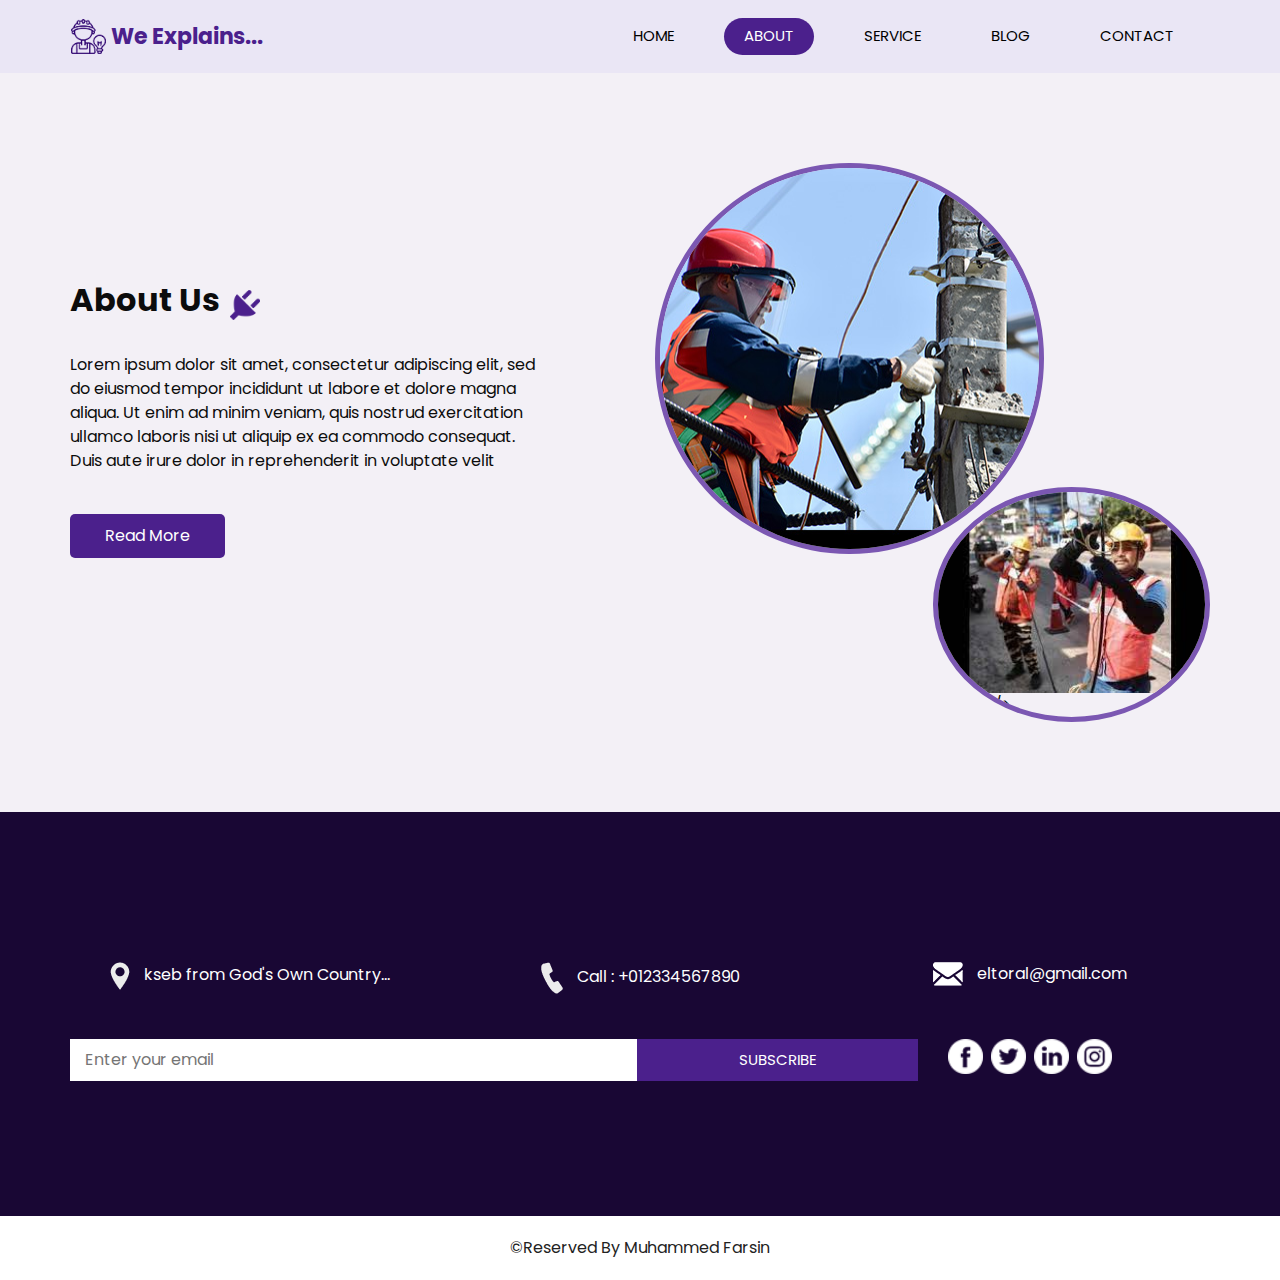
<file: about.html>
<!DOCTYPE html>
<html>

<head>
  
  <meta charset="utf-8" />
  <meta http-equiv="X-UA-Compatible" content="IE=edge" />
 
  <meta name="viewport" content="width=device-width, initial-scale=1, shrink-to-fit=no" />
 
  <meta name="keywords" content="" />
  <meta name="description" content="" />
  <meta name="author" content="" />

  <title>Electrochip</title>

 
  <link rel="stylesheet" type="text/css" href="https://cdnjs.cloudflare.com/ajax/libs/OwlCarousel2/2.1.3/assets/owl.carousel.min.css" />

 
  <link rel="stylesheet" type="text/css" href="css/bootstrap.css" />

 
  <link href="https://fonts.googleapis.com/css?family=Poppins:400,600,700&display=swap" rel="stylesheet">
 
  <link href="css/style.css" rel="stylesheet" />
 
  <link href="css/responsive.css" rel="stylesheet" />
</head>

<body class="sub_page">

  <div class="hero_area">
   
    <header class="header_section">
      <div class="container">
        <nav class="navbar navbar-expand-lg custom_nav-container ">
          <a class="navbar-brand" href="index.html">
            <img src="images/logo.png" alt="">
            <span>
              We Explains...
            </span>
          </a>
          <button class="navbar-toggler" type="button" data-toggle="collapse" data-target="#navbarSupportedContent" aria-controls="navbarSupportedContent" aria-expanded="false" aria-label="Toggle navigation">
            <span class="s-1"> </span>
            <span class="s-2"> </span>
            <span class="s-3"> </span>
          </button>

          <div class="collapse navbar-collapse" id="navbarSupportedContent">
            <div class="d-flex ml-auto flex-column flex-lg-row align-items-center">
              <ul class="navbar-nav  ">
                <li class="nav-item ">
                  <a class="nav-link" href="index.html">Home <span class="sr-only">(current)</span></a>
                </li>
                <li class="nav-item active">
                  <a class="nav-link" href="about.html"> About</a>
                </li>
                <li class="nav-item">
                  <a class="nav-link" href="service.html"> Service </a>
                </li>
                <li class="nav-item">
                  <a class="nav-link" href="blog.html"> Blog </a>
                </li>
                <li class="nav-item">
                  <a class="nav-link" href="contact.html">Contact </a>
                </li>
              </ul>
            </div>
          </div>
        </nav>
      </div>
    </header>
   
  </div>



  
  <section class="about_section layout_padding">
    <div class="container">
      <div class="row">
        <div class="col-md-6">
          <div class="detail-box">
            <div class="heading_container">
              <h2>
                About Us
              </h2>
              <img src="images/plug.png" alt="">
            </div>
            <p>
              Lorem ipsum dolor sit amet, consectetur adipiscing elit, sed do
              eiusmod tempor incididunt ut labore et dolore magna aliqua. Ut
              enim ad minim veniam, quis nostrud exercitation ullamco laboris
              nisi ut aliquip ex ea commodo consequat. Duis aute irure dolor
              in reprehenderit in voluptate velit
            </p>
            <a href="">
              Read More
            </a>
          </div>
        </div>
        <div class="col-md-6">
          <div class="img_container">
            <div class="img-box b1">
              <img src="images/about-img1.jpg" alt="" />
            </div>
            <div class="img-box b2">
              <img src="[data-uri]" alt="" />" alt="" />
            </div>
          </div>

        </div>

      </div>
    </div>
  </section>

 
  <section class="info_section layout_padding">
    <div class="container">
      <div class="info_contact">
        <div class="row">
          <div class="col-md-4">
            <a href="">
              <img src="images/location-white.png" alt="">
              <span>
                kseb from God's Own Country...
              </span>
            </a>
          </div>
          <div class="col-md-4">
            <a href="">
              <img src="images/telephone-white.png" alt="">
              <span>
                Call : +012334567890
              </span>
            </a>
          </div>
          <div class="col-md-4">
            <a href="">
              <img src="images/envelope-white.png" alt="">
              <span>
                eltoral@gmail.com
              </span>
            </a>
          </div>
        </div>
      </div>
      <div class="row">
        <div class="col-md-8 col-lg-9">
          <div class="info_form">
            <form action="">
              <input type="text" placeholder="Enter your email">
              <button>
                subscribe
              </button>
            </form>
          </div>
        </div>
        <div class="col-md-4 col-lg-3">
          <div class="info_social">
            <div>
              <a href="">
                <img src="images/fb.png" alt="">
              </a>
            </div>
            <div>
              <a href="">
                <img src="images/twitter.png" alt="">
              </a>
            </div>
            <div>
              <a href="">
                <img src="images/linkedin.png" alt="">
              </a>
            </div>
            <div>
              <a href="">
                <img src="images/instagram.png" alt="">
              </a>
            </div>
          </div>
        </div>
      </div>

    </div>
  </section>

  
  <footer class="container-fluid footer_section">
    <div class="container">
      <div class="row">
        <div class="col-lg-7 col-md-9 mx-auto">
          <p>
            &copy;Reserved By
            <a href="https://html.design/">Muhammed Farsin</a>
          </p>
        </div>
      </div>
    </div>
  </footer>
 

  <script src="js/jquery-3.4.1.min.js"></script>
  <script src="js/bootstrap.js"></script>

</body>

</html>
</file>
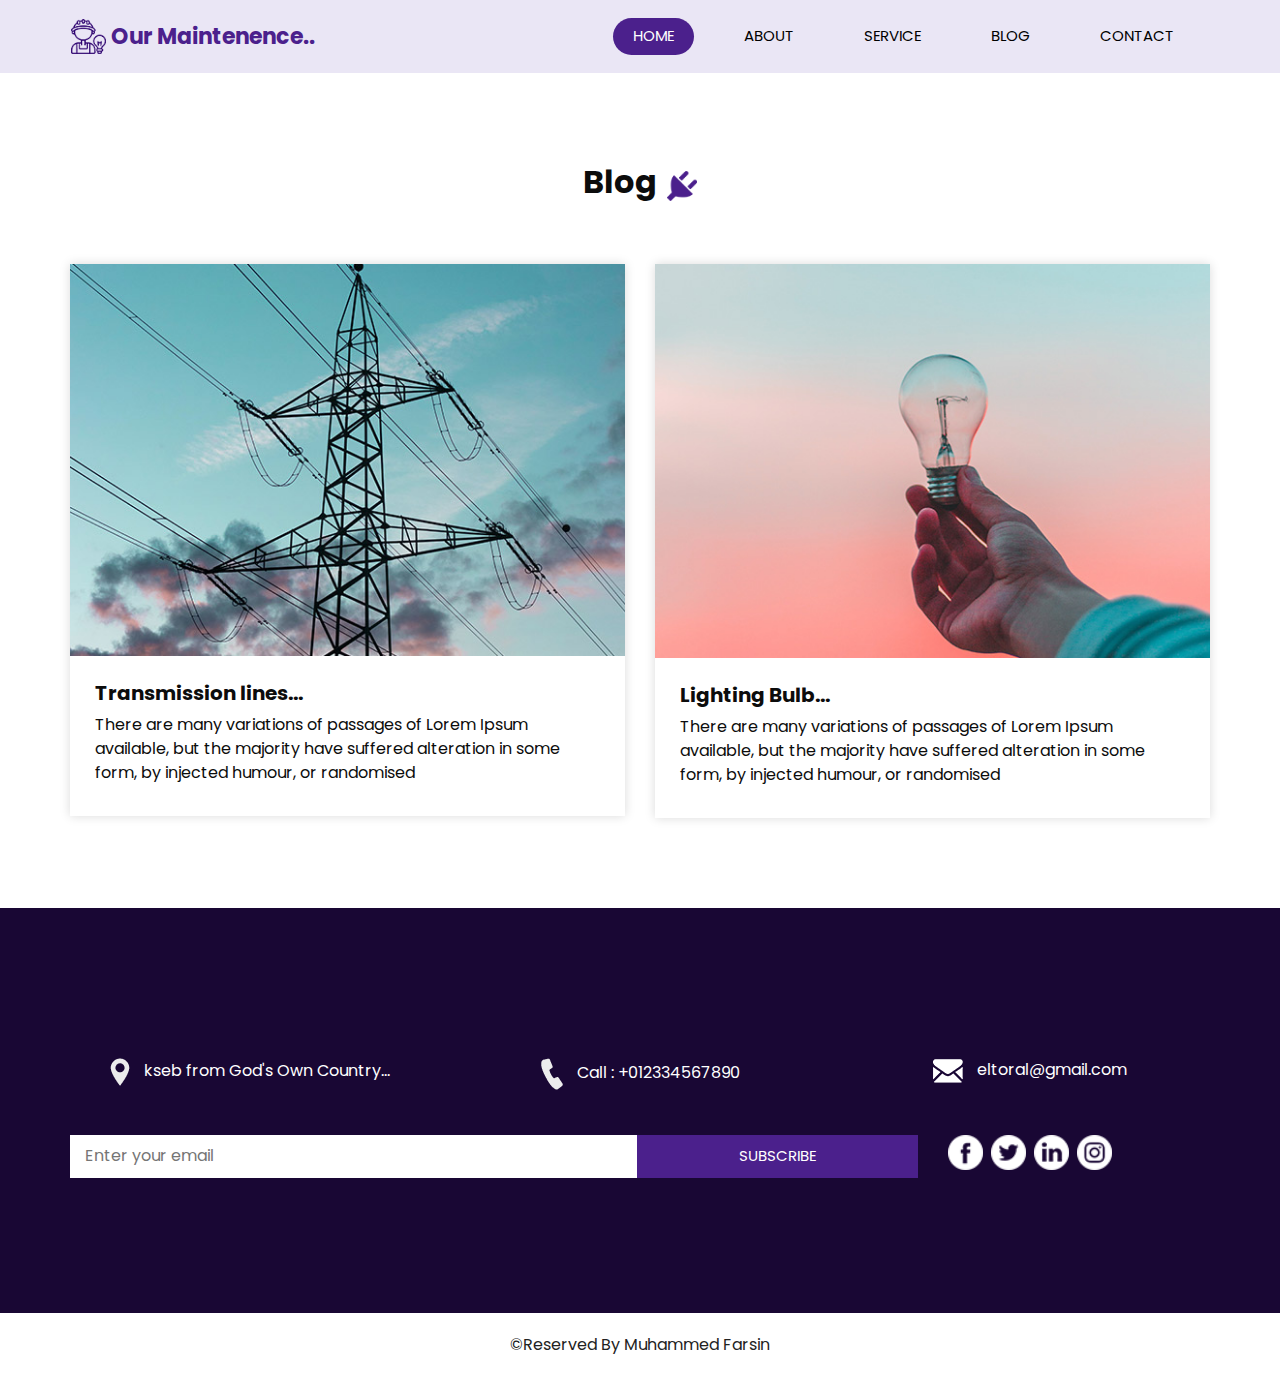
<file: blog.html>
<!DOCTYPE html>
<html>

<head>
 
  <meta charset="utf-8" />
  <meta http-equiv="X-UA-Compatible" content="IE=edge" />
 
  <meta name="viewport" content="width=device-width, initial-scale=1, shrink-to-fit=no" />
  
  <meta name="keywords" content="" />
  <meta name="description" content="" />
  <meta name="author" content="" />

  <title>Electrochip</title>

 
  <link rel="stylesheet" type="text/css" href="https://cdnjs.cloudflare.com/ajax/libs/OwlCarousel2/2.1.3/assets/owl.carousel.min.css" />

 
  <link rel="stylesheet" type="text/css" href="css/bootstrap.css" />

  
  <link href="https://fonts.googleapis.com/css?family=Poppins:400,600,700&display=swap" rel="stylesheet">
 
  <link href="css/style.css" rel="stylesheet" />
  
  <link href="css/responsive.css" rel="stylesheet" />
</head>

<body class="sub_page">

  <div class="hero_area">
   
    <header class="header_section">
      <div class="container">
        <nav class="navbar navbar-expand-lg custom_nav-container ">
          <a class="navbar-brand" href="index.html">
            <img src="images/logo.png" alt="">
            <span>
              Our Maintenence..
            </span>
          </a>
          <button class="navbar-toggler" type="button" data-toggle="collapse" data-target="#navbarSupportedContent" aria-controls="navbarSupportedContent" aria-expanded="false" aria-label="Toggle navigation">
            <span class="s-1"> </span>
            <span class="s-2"> </span>
            <span class="s-3"> </span>
          </button>

          <div class="collapse navbar-collapse" id="navbarSupportedContent">
            <div class="d-flex ml-auto flex-column flex-lg-row align-items-center">
              <ul class="navbar-nav  ">
                <li class="nav-item active">
                  <a class="nav-link" href="index.html">Home <span class="sr-only">(current)</span></a>
                </li>
                <li class="nav-item">
                  <a class="nav-link" href="about.html"> About</a>
                </li>
                <li class="nav-item">
                  <a class="nav-link" href="service.html"> Service </a>
                </li>
                <li class="nav-item">
                  <a class="nav-link" href="blog.html"> Blog </a>
                </li>
                <li class="nav-item">
                  <a class="nav-link" href="contact.html">Contact </a>
                </li>
              </ul>
            </div>
          </div>
        </nav>
      </div>
    </header>
   
  </div>




 

  <section class="blog_section layout_padding">
    <div class="container">
      <div class="heading_container">
        <h2>
          Blog
        </h2>
        <img src="images/plug.png" alt="">
      </div>
      <div class="row">
        <div class="col-md-6">
          <div class="box">
            <div class="img-box">
              <img src="images/blog1.jpg" alt="">
            </div>
            <div class="detail-box">
              <h5>
                Transmission lines...
              </h5>
              <p>
                There are many variations of passages of Lorem Ipsum available, but the majority have suffered alteration in some form, by injected humour, or randomised
              </p>
            </div>
          </div>
        </div>
        <div class="col-md-6">
          <div class="box">
            <div class="img-box">
              <img src="images/blog2.jpg" alt="">
            </div>
            <div class="detail-box">
              <h5>
                Lighting Bulb...
              </h5>
              <p>
                There are many variations of passages of Lorem Ipsum available, but the majority have suffered alteration in some form, by injected humour, or randomised
              </p>
            </div>
          </div>
        </div>
      </div>
    </div>
  </section>

 

  <section class="info_section layout_padding">
    <div class="container">
      <div class="info_contact">
        <div class="row">
          <div class="col-md-4">
            <a href="">
              <img src="images/location-white.png" alt="">
              <span>
                kseb from God's Own Country...
              </span>
            </a>
          </div>
          <div class="col-md-4">
            <a href="">
              <img src="images/telephone-white.png" alt="">
              <span>
                Call : +012334567890
              </span>
            </a>
          </div>
          <div class="col-md-4">
            <a href="">
              <img src="images/envelope-white.png" alt="">
              <span>
                eltoral@gmail.com
              </span>
            </a>
          </div>
        </div>
      </div>
      <div class="row">
        <div class="col-md-8 col-lg-9">
          <div class="info_form">
            <form action="">
              <input type="text" placeholder="Enter your email">
              <button>
                subscribe
              </button>
            </form>
          </div>
        </div>
        <div class="col-md-4 col-lg-3">
          <div class="info_social">
            <div>
              <a href="">
                <img src="images/fb.png" alt="">
              </a>
            </div>
            <div>
              <a href="">
                <img src="images/twitter.png" alt="">
              </a>
            </div>
            <div>
              <a href="">
                <img src="images/linkedin.png" alt="">
              </a>
            </div>
            <div>
              <a href="">
                <img src="images/instagram.png" alt="">
              </a>
            </div>
          </div>
        </div>
      </div>

    </div>
  </section>

  
  <footer class="container-fluid footer_section">
    <div class="container">
      <div class="row">
        <div class="col-lg-7 col-md-9 mx-auto">
          <p>
            &copy;Reserved By
            <a href="https://html.design/">Muhammed Farsin</a>
          </p>
        </div>
      </div>
    </div>
  </footer>

  <script src="js/jquery-3.4.1.min.js"></script>
  <script src="js/bootstrap.js"></script>

</body>

</html>
</file>
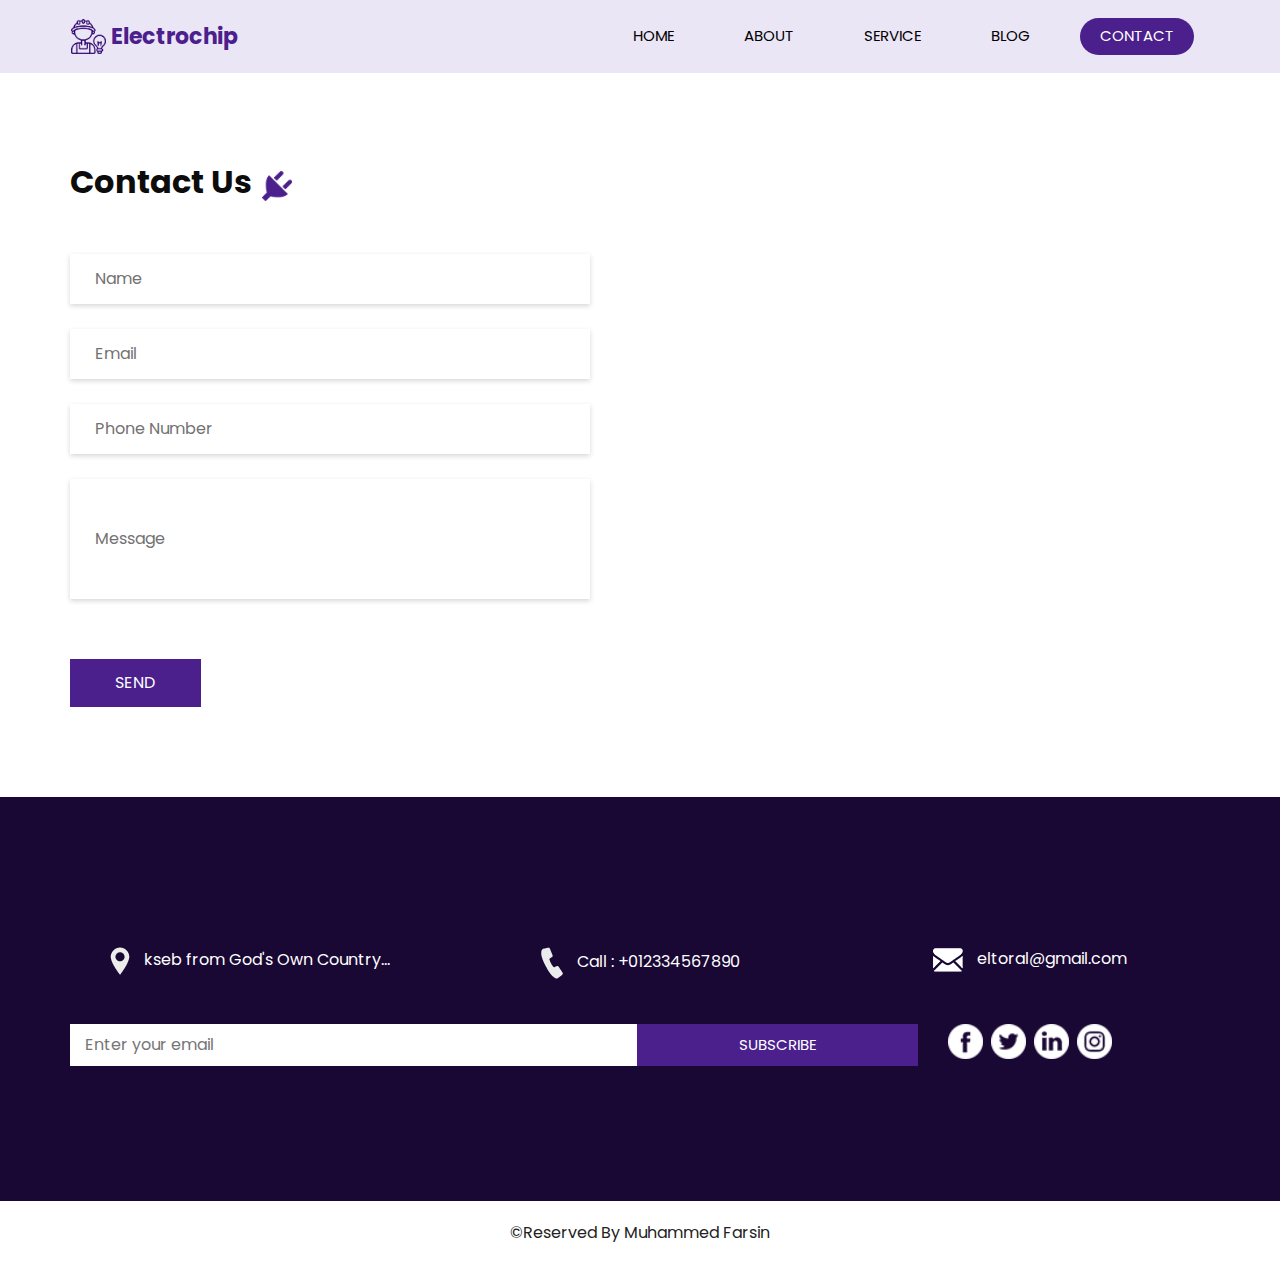
<file: contact.html>
<!DOCTYPE html>
<html>

<head>
  
  <meta charset="utf-8" />
  <meta http-equiv="X-UA-Compatible" content="IE=edge" />
  
  <meta name="viewport" content="width=device-width, initial-scale=1, shrink-to-fit=no" />
 
  <meta name="keywords" content="" />
  <meta name="description" content="" />
  <meta name="author" content="" />

  <title>Electrochip</title>

 
  <link rel="stylesheet" type="text/css" href="https://cdnjs.cloudflare.com/ajax/libs/OwlCarousel2/2.1.3/assets/owl.carousel.min.css" />

 
  <link rel="stylesheet" type="text/css" href="css/bootstrap.css" />

 
  <link href="https://fonts.googleapis.com/css?family=Poppins:400,600,700&display=swap" rel="stylesheet">
 
  <link href="css/style.css" rel="stylesheet" />
 
  <link href="css/responsive.css" rel="stylesheet" />
</head>

<body class="sub_page">

  <div class="hero_area">
   
    <header class="header_section">
      <div class="container">
        <nav class="navbar navbar-expand-lg custom_nav-container ">
          <a class="navbar-brand" href="index.html">
            <img src="images/logo.png" alt="">
            <span>
              Electrochip
            </span>
          </a>
          <button class="navbar-toggler" type="button" data-toggle="collapse" data-target="#navbarSupportedContent" aria-controls="navbarSupportedContent" aria-expanded="false" aria-label="Toggle navigation">
            <span class="s-1"> </span>
            <span class="s-2"> </span>
            <span class="s-3"> </span>
          </button>

          <div class="collapse navbar-collapse" id="navbarSupportedContent">
            <div class="d-flex ml-auto flex-column flex-lg-row align-items-center">
              <ul class="navbar-nav  ">
                <li class="nav-item ">
                  <a class="nav-link" href="index.html">Home <span class="sr-only">(current)</span></a>
                </li>
                <li class="nav-item">
                  <a class="nav-link" href="about.html"> About</a>
                </li>
                <li class="nav-item">
                  <a class="nav-link" href="service.html"> Service </a>
                </li>
                <li class="nav-item">
                  <a class="nav-link" href="blog.html"> Blog </a>
                </li>
                <li class="nav-item active">
                  <a class="nav-link" href="contact.html">Contact </a>
                </li>
              </ul>
            </div>
          </div>
        </nav>
      </div>
    </header>
   
  </div>


 
  <section class="contact_section layout_padding">
    <div class="container ">
      <div class="heading_container">
        <h2>
          Contact Us
        </h2>
        <img src="images/plug.png" alt="">
      </div>
    </div>
    <div class="container">
      <div class="row">
        <div class="col-md-6">
          <form action="">
            <div>
              <input type="text" placeholder="Name" required />
            </div>
            <div>
              <input type="email" placeholder="Email"required />
            </div>
            <div>
              <input type="text" placeholder="Phone Number" required/>
            </div>
            <div>
              <input type="text" class="message-box" placeholder="Message" required />
            </div>
            <div class="d-flex ">
              <button>
                SEND
              </button>
            </div>
          </form>
        </div>
        
      </div>
    </div>
  </section>



  <section class="info_section layout_padding">
    <div class="container">
      <div class="info_contact">
        <div class="row">
          <div class="col-md-4">
            <a href="">
              <img src="images/location-white.png" alt="">
              <span>
                kseb from God's Own Country...
              </span>
            </a>
          </div>
          <div class="col-md-4">
            <a href="">
              <img src="images/telephone-white.png" alt="">
              <span>
                Call : +012334567890
              </span>
            </a>
          </div>
          <div class="col-md-4">
            <a href="">
              <img src="images/envelope-white.png" alt="">
              <span>
                eltoral@gmail.com
              </span>
            </a>
          </div>
        </div>
      </div>
      <div class="row">
        <div class="col-md-8 col-lg-9">
          <div class="info_form">
            <form action="">
              <input type="text" placeholder="Enter your email">
              <button>
                subscribe
              </button>
            </form>
          </div>
        </div>
        <div class="col-md-4 col-lg-3">
          <div class="info_social">
            <div>
              <a href="">
                <img src="images/fb.png" alt="">
              </a>
            </div>
            <div>
              <a href="">
                <img src="images/twitter.png" alt="">
              </a>
            </div>
            <div>
              <a href="">
                <img src="images/linkedin.png" alt="">
              </a>
            </div>
            <div>
              <a href="">
                <img src="images/instagram.png" alt="">
              </a>
            </div>
          </div>
        </div>
      </div>

    </div>
  </section>

  
  <footer class="container-fluid footer_section">
    <div class="container">
      <div class="row">
        <div class="col-lg-7 col-md-9 mx-auto">
          <p>
            &copy;Reserved By
            <a href="https://html.design/">Muhammed Farsin</a>
          </p>
        </div>
      </div>
    </div>
  </footer>
 


  <script src="js/jquery-3.4.1.min.js"></script>
  <script src="js/bootstrap.js"></script>

</body>

</html>
</file>
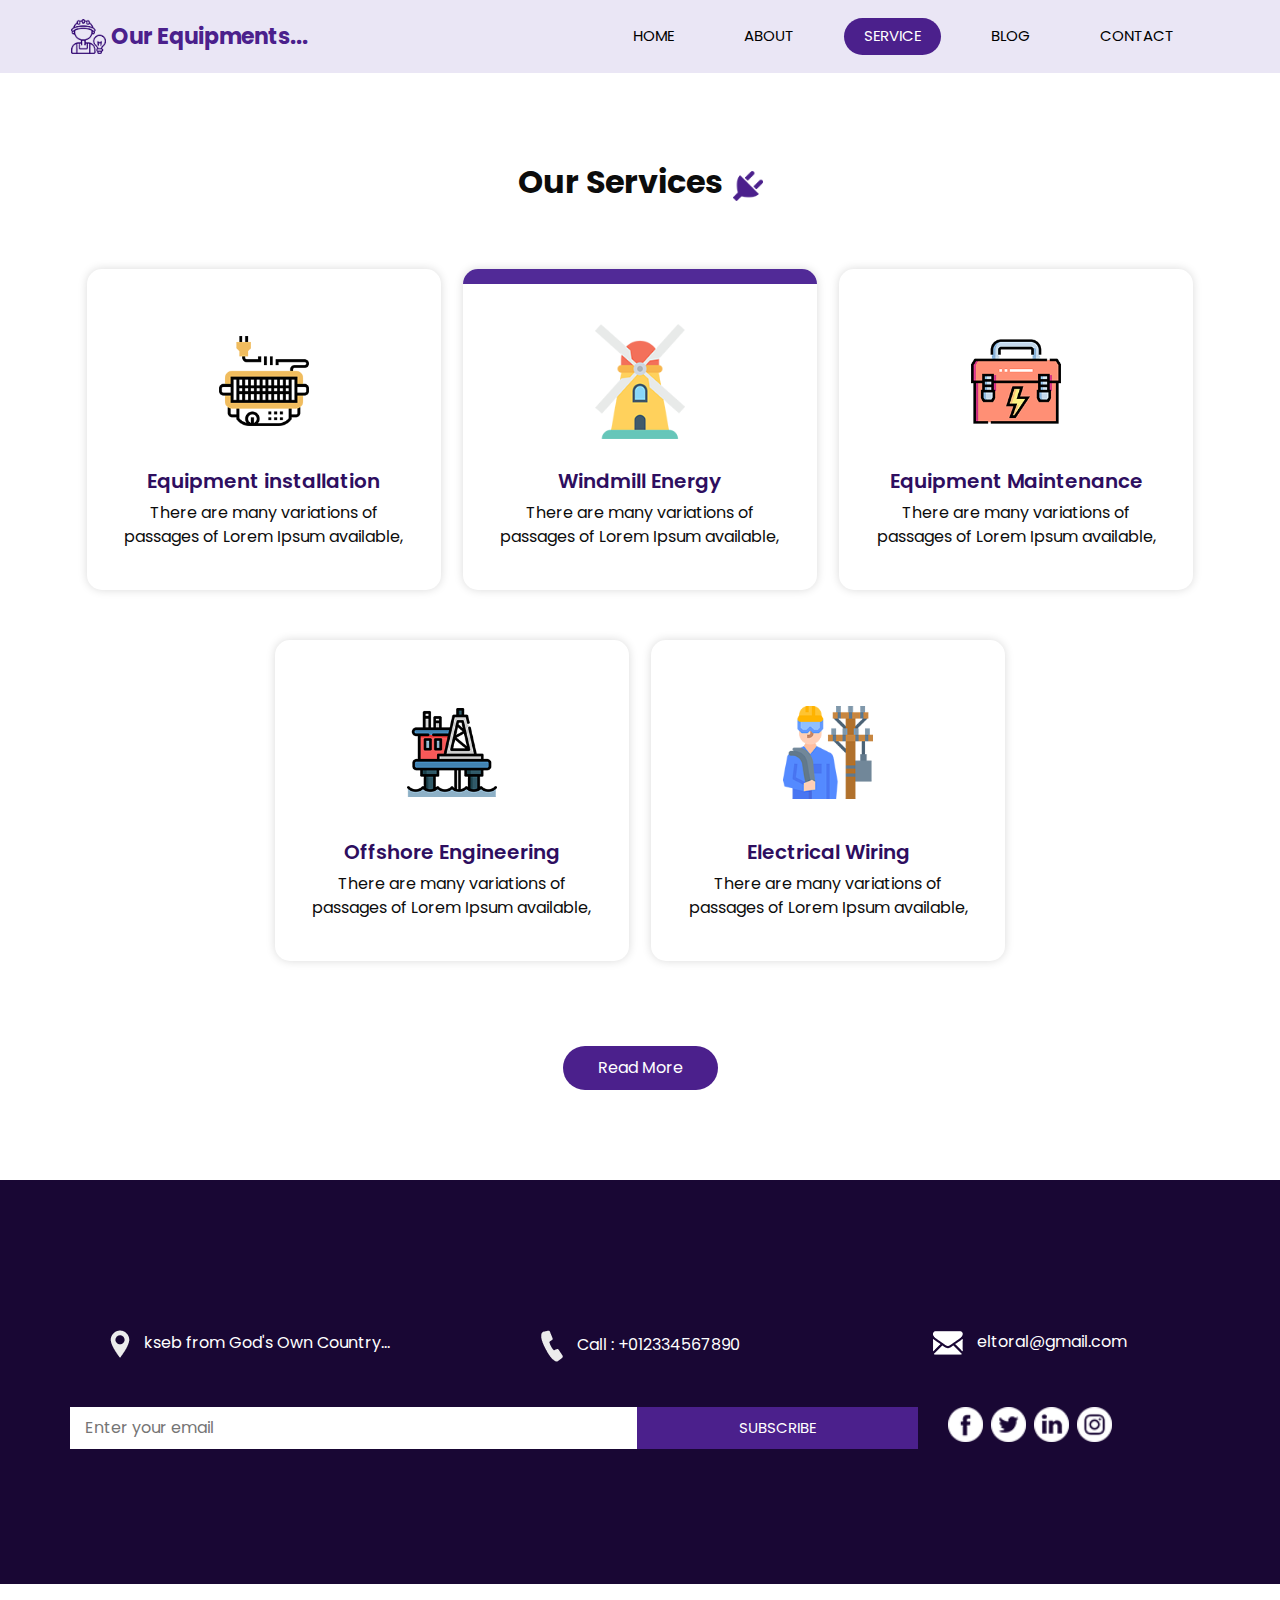
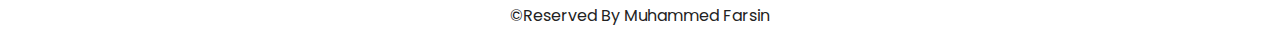
<file: service.html>
<!DOCTYPE html>
<html>

<head>
 
  <meta charset="utf-8" />
  <meta http-equiv="X-UA-Compatible" content="IE=edge" />
 
  <meta name="viewport" content="width=device-width, initial-scale=1, shrink-to-fit=no" />
 
  <meta name="keywords" content="" />
  <meta name="description" content="" />
  <meta name="author" content="" />

  <title>Electrochip</title>

  
  <link rel="stylesheet" type="text/css" href="https://cdnjs.cloudflare.com/ajax/libs/OwlCarousel2/2.1.3/assets/owl.carousel.min.css" />

 
  <link rel="stylesheet" type="text/css" href="css/bootstrap.css" />

 
  <link href="https://fonts.googleapis.com/css?family=Poppins:400,600,700&display=swap" rel="stylesheet">
 
  <link href="css/style.css" rel="stylesheet" />
 
  <link href="css/responsive.css" rel="stylesheet" />
</head>

<body class="sub_page">

  <div class="hero_area">
    
    <header class="header_section">
      <div class="container">
        <nav class="navbar navbar-expand-lg custom_nav-container ">
          <a class="navbar-brand" href="index.html">
            <img src="images/logo.png" alt="">
            <span>
              Our Equipments...
            </span>
          </a>
          <button class="navbar-toggler" type="button" data-toggle="collapse" data-target="#navbarSupportedContent" aria-controls="navbarSupportedContent" aria-expanded="false" aria-label="Toggle navigation">
            <span class="s-1"> </span>
            <span class="s-2"> </span>
            <span class="s-3"> </span>
          </button>

          <div class="collapse navbar-collapse" id="navbarSupportedContent">
            <div class="d-flex ml-auto flex-column flex-lg-row align-items-center">
              <ul class="navbar-nav  ">
                <li class="nav-item ">
                  <a class="nav-link" href="index.html">Home <span class="sr-only">(current)</span></a>
                </li>
                <li class="nav-item">
                  <a class="nav-link" href="about.html"> About</a>
                </li>
                <li class="nav-item active">
                  <a class="nav-link" href="service.html"> Service </a>
                </li>
                <li class="nav-item">
                  <a class="nav-link" href="blog.html"> Blog </a>
                </li>
                <li class="nav-item">
                  <a class="nav-link" href="contact.html">Contact </a>
                </li>
              </ul>
            </div>
          </div>
        </nav>
      </div>
    </header>
   
  </div>


 
  <section class="service_section layout_padding">
    <div class="container">
      <div class="heading_container">
        <h2>
          Our Services
        </h2>
        <img src="images/plug.png" alt="">
      </div>

      <div class="service_container">
        <div class="box">
          <div class="img-box">
            <img src="images/s1.png" class="img1" alt="">
          </div>
          <div class="detail-box">
            <h5>
              Equipment installation
            </h5>
            <p>
              There are many variations of passages of Lorem Ipsum available,
            </p>
          </div>
        </div>
        <div class="box active">
          <div class="img-box">
            <img src="images/s2.png" class="img1" alt="">
          </div>
          <div class="detail-box">
            <h5>
              Windmill Energy
            </h5>
            <p>
              There are many variations of passages of Lorem Ipsum available,
            </p>
          </div>
        </div>
        <div class="box">
          <div class="img-box">
            <img src="images/s3.png" class="img1" alt="">
          </div>
          <div class="detail-box">
            <h5>
              Equipment Maintenance
            </h5>
            <p>
              There are many variations of passages of Lorem Ipsum available,
            </p>
          </div>
        </div>
        <div class="box ">
          <div class="img-box">
            <img src="images/s4.png" class="img1" alt="">
          </div>
          <div class="detail-box">
            <h5>
              Offshore Engineering
            </h5>
            <p>
              There are many variations of passages of Lorem Ipsum available,
            </p>
          </div>
        </div>
        <div class="box">
          <div class="img-box">
            <img src="images/s5.png" class="img1" alt="">
          </div>
          <div class="detail-box">
            <h5>
              Electrical Wiring
            </h5>
            <p>
              There are many variations of passages of Lorem Ipsum available,
            </p>
          </div>
        </div>
      </div>
      <div class="btn-box">
        <a href="">
          Read More
        </a>
      </div>
    </div>
  </section>
  
  <section class="info_section layout_padding">
    <div class="container">
      <div class="info_contact">
        <div class="row">
          <div class="col-md-4">
            <a href="">
              <img src="images/location-white.png" alt="">
              <span>
                kseb from God's Own Country...
              </span>
            </a>
          </div>
          <div class="col-md-4">
            <a href="">
              <img src="images/telephone-white.png" alt="">
              <span>
                Call : +012334567890
              </span>
            </a>
          </div>
          <div class="col-md-4">
            <a href="">
              <img src="images/envelope-white.png" alt="">
              <span>
                eltoral@gmail.com
              </span>
            </a>
          </div>
        </div>
      </div>
      <div class="row">
        <div class="col-md-8 col-lg-9">
          <div class="info_form">
            <form action="">
              <input type="text" placeholder="Enter your email">
              <button>
                subscribe
              </button>
            </form>
          </div>
        </div>
        <div class="col-md-4 col-lg-3">
          <div class="info_social">
            <div>
              <a href="">
                <img src="images/fb.png" alt="">
              </a>
            </div>
            <div>
              <a href="">
                <img src="images/twitter.png" alt="">
              </a>
            </div>
            <div>
              <a href="">
                <img src="images/linkedin.png" alt="">
              </a>
            </div>
            <div>
              <a href="">
                <img src="images/instagram.png" alt="">
              </a>
            </div>
          </div>
        </div>
      </div>

    </div>
  </section>

  
  <footer class="container-fluid footer_section">
    <div class="container">
      <div class="row">
        <div class="col-lg-7 col-md-9 mx-auto">
          <p>
            &copy;Reserved By
            <a href="https://html.design/">Muhammed Farsin</a>
          </p>
        </div>
      </div>
    </div>
  </footer>


  <script src="js/jquery-3.4.1.min.js"></script>
  <script src="js/bootstrap.js"></script>


</body>

</html>
</file>
<file: css/style.css>
body {
  font-family: "Poppins", sans-serif;
  color: #0c0c0c;
  background-color: #ffffff;
}

.layout_padding {
  padding-top: 90px;
  padding-bottom: 90px;
}

.layout_padding2 {
  padding-top: 45px;
  padding-bottom: 45px;
}

.layout_padding2-top {
  padding-top: 45px;
}

.layout_padding2-bottom {
  padding-bottom: 45px;
}

.layout_padding-top {
  padding-top: 90px;
}

.layout_padding-bottom {
  padding-bottom: 90px;
}

.heading_container {
  display: -webkit-box;
  display: -ms-flexbox;
  display: flex;
  -webkit-box-pack: start;
      -ms-flex-pack: start;
          justify-content: flex-start;
  -webkit-box-align: center;
      -ms-flex-align: center;
          align-items: center;
  text-align: center;
}

.heading_container h2 {
  position: relative;
  font-weight: bold;
  margin-right: 10px;
}

.heading_container img {
  width: 30px;
}


.hero_area {
  height: 98vh;
  position: relative;
  display: -webkit-box;
  display: -ms-flexbox;
  display: flex;
  -webkit-box-orient: vertical;
  -webkit-box-direction: normal;
      -ms-flex-direction: column;
          flex-direction: column;
  background-color: #eae6f5;
}

.sub_page .hero_area {
  height: auto;
}

.header_section .container {
  padding: 0;
}

.header_section .nav_container {
  margin: 0 auto;
}

.custom_nav-container .navbar-nav .nav-item .nav-link {
  padding: 7px 20px;
  margin: 10px 15px;
  color: #000000;
  text-align: center;
  border-radius: 35px;
  text-transform: uppercase;
  font-size: 15px;
}

.custom_nav-container .navbar-nav .nav-item.active .nav-link, .custom_nav-container .navbar-nav .nav-item:hover .nav-link {
  background-color: #4b208c;
  color: #ffffff;
}

a,
a:hover,
a:focus {
  text-decoration: none;
}

a:hover,
a:focus {
  color: initial;
}

.btn,
.btn:focus {
  outline: none !important;
  -webkit-box-shadow: none;
          box-shadow: none;
}

.custom_nav-container .nav_search-btn {
  background-image: url(../images/search-icon.png);
  background-size: 22px;
  background-repeat: no-repeat;
  background-position-y: 7px;
  width: 35px;
  height: 35px;
  padding: 0;
  border: none;
}

.navbar-brand {
  display: -webkit-box;
  display: -ms-flexbox;
  display: flex;
  -webkit-box-align: center;
      -ms-flex-align: center;
          align-items: center;
}

.navbar-brand img {
  margin-right: 5px;
  width: 35px;
}

.navbar-brand span {
  font-size: 22px;
  font-weight: 700;
  color: #4b208c;
}

.custom_nav-container {
  z-index: 99999;
}

.navbar-expand-lg .navbar-collapse {
  -webkit-box-align: end;
      -ms-flex-align: end;
          align-items: flex-end;
}

.custom_nav-container .navbar-toggler {
  outline: none;
}

.custom_nav-container .navbar-toggler {
  padding: 0;
  width: 37px;
  height: 42px;
}

.custom_nav-container .navbar-toggler span {
  display: block;
  width: 35px;
  height: 4px;
  background-color: #190734;
  margin: 7px 0;
  -webkit-transition: all .3s;
  transition: all .3s;
}

.custom_nav-container .navbar-toggler[aria-expanded="true"] .s-1 {
  -webkit-transform: rotate(45deg);
          transform: rotate(45deg);
  margin: 0;
  margin-bottom: -4px;
}

.custom_nav-container .navbar-toggler[aria-expanded="true"] .s-2 {
  display: none;
}

.custom_nav-container .navbar-toggler[aria-expanded="true"] .s-3 {
  -webkit-transform: rotate(-45deg);
          transform: rotate(-45deg);
  margin: 0;
  margin-top: -4px;
}

.custom_nav-container .navbar-toggler[aria-expanded="false"] .s-1,
.custom_nav-container .navbar-toggler[aria-expanded="false"] .s-2,
.custom_nav-container .navbar-toggler[aria-expanded="false"] .s-3 {
  -webkit-transform: none;
          transform: none;
}


.slider_section {
  -webkit-box-flex: 1;
      -ms-flex: 1;
          flex: 1;
  display: -webkit-box;
  display: -ms-flexbox;
  display: flex;
  -webkit-box-align: center;
      -ms-flex-align: center;
          align-items: center;
  position: relative;
  z-index: 2;
  color: #3b3a3a;
  padding-bottom: 90px;
}

.slider_section .row {
  -webkit-box-align: center;
      -ms-flex-align: center;
          align-items: center;
}

.slider_section .detail_box {
  color: #000000;
}

.slider_section .detail_box h1 {
  text-transform: uppercase;
  font-weight: bold;
}

.slider_section .detail_box p {
  margin-top: 20px;
}

.slider_section .detail_box a {
  display: inline-block;
  padding: 10px 40px;
  background-color: #4b208c;
  color: #ffffff;
  border-radius: 35px;
  margin-top: 35px;
}

.slider_section .detail_box a:hover {
  background-color: #5625a1;
}

.slider_section .img_container {
  border: 7px solid #7b57b2;
  border-radius: 100%;
  overflow: hidden;
}

.slider_section .img_container div#carouselExampleContarols {
  width: 100%;
  position: unset;
}

.slider_section .img_container .img-box img {
  width: 100%;
}

.slider_section .carousel-control-prev,
.slider_section .carousel-control-next {
  top: initial;
  left: initial;
  bottom: 5%;
  right: 10%;
  width: 45px;
  height: 45px;
  border: none;
  border-radius: 100%;
  opacity: 1;
  background-repeat: no-repeat;
  background-size: 8px;
  background-position: center;
}

.slider_section .carousel-control-prev {
  background-image: url(../images/prev.png);
  background-color: #ffffff;
  -webkit-transform: translate(-85px, 30px);
          transform: translate(-85px, 30px);
}

.slider_section .carousel-control-next {
  background-image: url(../images/next.png);
  background-color: #4b208c;
  -webkit-transform: translate(-45px, 0);
          transform: translate(-45px, 0);
}

.service_section {
  text-align: center;
}

.service_section .heading_container {
  -webkit-box-pack: center;
      -ms-flex-pack: center;
          justify-content: center;
}

.service_section .service_container {
  display: -webkit-box;
  display: -ms-flexbox;
  display: flex;
  -webkit-box-pack: center;
      -ms-flex-pack: center;
          justify-content: center;
  padding: 35px 0;
  -ms-flex-wrap: wrap;
      flex-wrap: wrap;
}

.service_section .service_container .box {
  margin: 25px 1%;
  -ms-flex-preferred-size: 31%;
      flex-basis: 31%;
  padding: 35px 25px 25px;
  border-radius: 15px;
  -webkit-box-shadow: 0 0 10px 0 rgba(0, 0, 0, 0.15);
          box-shadow: 0 0 10px 0 rgba(0, 0, 0, 0.15);
  border-top: 15px solid transparent;
  overflow: hidden;
  -webkit-transition: all .1s;
  transition: all .1s;
}

.service_section .service_container .box .img-box {
  display: -webkit-box;
  display: -ms-flexbox;
  display: flex;
  -webkit-box-pack: center;
      -ms-flex-pack: center;
          justify-content: center;
  -webkit-box-align: center;
      -ms-flex-align: center;
          align-items: center;
  height: 125px;
}

.service_section .service_container .box .img-box img {
  width: 90px;
}

.service_section .service_container .box .detail-box {
  margin-top: 25px;
}

.service_section .service_container .box .detail-box h5 {
  color: #2e0e5f;
  font-weight: 600;
  position: relative;
}

.service_section .service_container .box:hover, .service_section .service_container .box.active {
  border-top: 15px solid #512a97;
}

.service_section .btn-box {
  display: -webkit-box;
  display: -ms-flexbox;
  display: flex;
  -webkit-box-pack: center;
      -ms-flex-pack: center;
          justify-content: center;
  margin-top: 25px;
}

.service_section .btn-box a {
  display: inline-block;
  padding: 10px 35px;
  background-color: #4b208c;
  color: #ffffff;
  border-radius: 35px;
}

.service_section .btn-box a:hover {
  background-color: #5625a1;
}

.about_section {
  background-color: #f3f0f6;
}

.about_section .row {
  -webkit-box-align: center;
      -ms-flex-align: center;
          align-items: center;
}

.about_section .img_container {
  display: -webkit-box;
  display: -ms-flexbox;
  display: flex;
  -webkit-box-orient: vertical;
  -webkit-box-direction: normal;
      -ms-flex-direction: column;
          flex-direction: column;
}

.about_section .img_container .img-box {
  border: 5px solid #7b57b2;
  border-radius: 100%;
  overflow: hidden;
}

.about_section .img_container .img-box.b1 {
  width: 70%;
}

.about_section .img_container .img-box.b2 {
  width: 50%;
  margin-left: auto;
  margin-top: -12%;
}

.about_section .img_container .img-box img {
  width: 100%;
}

.about_section .detail-box {
  margin-right: 15%;
}

.about_section .detail-box p {
  margin-top: 25px;
}

.about_section .detail-box a {
  display: inline-block;
  padding: 10px 35px;
  background-color: #4b208c;
  color: #ffffff;
  border-radius: 5px;
  margin: 25px 0 45px 0;
}

.about_section .detail-box a:hover {
  background-color: #5625a1;
}

.blog_section .heading_container {
  -webkit-box-pack: center;
      -ms-flex-pack: center;
          justify-content: center;
}

.blog_section .heading_container h2::before {
  background-color: #ffffff;
}

.blog_section .box {
  margin-top: 55px;
  background-color: #ffffff;
  -webkit-box-shadow: 0 0 10px 0 rgba(0, 0, 0, 0.15);
          box-shadow: 0 0 10px 0 rgba(0, 0, 0, 0.15);
}

.blog_section .box .img-box {
  position: relative;
}

.blog_section .box .img-box img {
  width: 100%;
}

.blog_section .box .detail-box {
  padding: 25px 25px 15px;
}

.blog_section .box .detail-box h5 {
  font-weight: bold;
}

.contact_section {
  position: relative;
}

.contact_section form {
  margin-top: 45px;
  padding-right: 35px;
}

.contact_section input {
  width: 100%;
  border: none;
  height: 50px;
  margin-bottom: 25px;
  padding-left: 25px;
  background-color: transparent;
  outline: none;
  color: #101010;
  -webkit-box-shadow: 0px 2px 5px 0px rgba(0, 0, 0, 0.16);
  box-shadow: 0px 2px 5px 0px rgba(0, 0, 0, 0.16);
}

.contact_section input::-webkit-input-placeholder {
  color: #737272;
}

.contact_section input:-ms-input-placeholder {
  color: #737272;
}

.contact_section input::-ms-input-placeholder {
  color: #737272;
}

.contact_section input::placeholder {
  color: #737272;
}

.contact_section input.message-box {
  height: 120px;
}

.contact_section button {
  border: none;
  display: inline-block;
  padding: 12px 45px;
  background-color: #4b208c;
  color: #ffffff;
  border-radius: 0px;
  margin-top: 35px;
}

.contact_section button:hover {
  background-color: #5625a1;
}

.contact_section .map_container {
  height: 100%;
  min-height: 325px;
}

.contact_section .map_container .map-responsive {
  height: 100%;
}

.footer_bg {
  background-image: url(../images/footer-bg.png);
  background-size: cover;
  background-position: top;
}


.info_section {
  background-color: #190734;
  color: #ffffff;
}

.info_section h6 {
  font-weight: bold;
}

.info_section .info_contact {
  margin-top: 60px;
  margin-bottom: 45px;
}

.info_section .info_contact .col-md-4 {
  display: -webkit-box;
  display: -ms-flexbox;
  display: flex;
  -webkit-box-pack: center;
      -ms-flex-pack: center;
          justify-content: center;
}

.info_section .info_contact a {
  color: #ffffff;
}

.info_section .info_contact img {
  max-width: 100%;
  margin-right: 10px;
}

.info_section .info_form {
  margin: 0 auto;
  margin-bottom: 45px;
}

.info_section .info_form h4 {
  text-transform: uppercase;
  text-align: center;
  margin-bottom: 20px;
}

.info_section .info_form form {
  display: -webkit-box;
  display: -ms-flexbox;
  display: flex;
  -webkit-box-align: center;
      -ms-flex-align: center;
          align-items: center;
}

.info_section .info_form form input {
  background-color: #ffffff;
  border: none;
  -webkit-box-flex: 2.5;
      -ms-flex: 2.5;
          flex: 2.5;
  outline: none;
  color: #000000;
  min-height: 42.4px;
  padding-left: 15px;
}

.info_section .info_form form input ::-webkit-input-placeholder {
  color: #ffffff;
  opacity: 0.2;
}

.info_section .info_form form input :-ms-input-placeholder {
  color: #ffffff;
  opacity: 0.2;
}

.info_section .info_form form input ::-ms-input-placeholder {
  color: #ffffff;
  opacity: 0.2;
}

.info_section .info_form form input ::placeholder {
  color: #ffffff;
  opacity: 0.2;
}

.info_section .info_form form button {
  -webkit-box-flex: 1;
      -ms-flex: 1;
          flex: 1;
  border: none;
  display: inline-block;
  padding: 10px 30px;
  background-color: #4b208c;
  color: #ffffff;
  border-radius: 0;
  font-size: 15px;
  text-transform: uppercase;
}

.info_section .info_form form button:hover {
  background-color: #5625a1;
}

.info_section .box {
  display: -webkit-box;
  display: -ms-flexbox;
  display: flex;
}

.info_section .info_social {
  display: -webkit-box;
  display: -ms-flexbox;
  display: flex;
}

.info_section .info_social img {
  width: 35px;
  margin-right: 8px;
}


.footer_section {
  display: -webkit-box;
  display: -ms-flexbox;
  display: flex;
  -webkit-box-pack: center;
      -ms-flex-pack: center;
          justify-content: center;
  position: relative;
}

.footer_section p {
  color: #222222;
  margin: 0 auto;
  text-align: center;
  padding: 20px;
}

.footer_section p a {
  color: #222222;
}
</file>
<file: css/responsive.css>
@media (max-width: 1120px) {}

@media (max-width: 992px) {

  .hero_area {
    height: auto;
  }

  .header_section {
    padding-top: 10px;
  }

  #navbarSupportedContent {
    margin-top: 25px;
  }

  .slider_section {

    padding-top: 75px;
    padding-bottom: 150px;

  }

  .about_section .img-box {
    margin: 0 5%;
  }

  .about_section .detail-box {
    margin-right: 5%;
  }

  .service_section .service_container .box {
    -ms-flex-preferred-size: 48%;
    flex-basis: 48%;
  }

  .about_section .img_container .img-box.b2 {
    margin-top: -5%;
  }

}

@media (max-width: 768px) {


  .slider_section .detail_box {
    text-align: center;
  }

  .slider_section .img_content {
    margin-top: 55px;
  }

  .contact_section .map_container {
    margin-top: 45px;
  }

  .info_section .info_contact a {
    margin-bottom: 15px;
  }

  .info_section .info_social {
    justify-content: center;
  }

  .service_section .service_container .box {
    flex-basis: 98%;
  }

  .contact_section form {
    padding-right: 0;
  }

  .info_section .info_contact a {
    text-align: center;
  }
}

@media (max-width: 576px) {
  .about_section .img_container .img-box.b1 {
    width: 80%;
  }

  .about_section .img_container .img-box.b2 {
    width: 55%;
  }

  .info_section .info_form form {
    flex-direction: column;
  }

  .info_section .info_form form input {
    width: 100%;
  }

  .info_section .info_form form button {
    margin-top: 15px;
    padding: 10px 40px;
  }
}

@media (max-width: 480px) {}

@media (max-width: 420px) {

  .slider_section .carousel-control-prev,
  .slider_section .carousel-control-next {
    right: 0;
  }
}

@media (max-width: 360px) {}

@media (min-width: 1200px) {
  .container {
    max-width: 1170px;
  }
}
</file>
